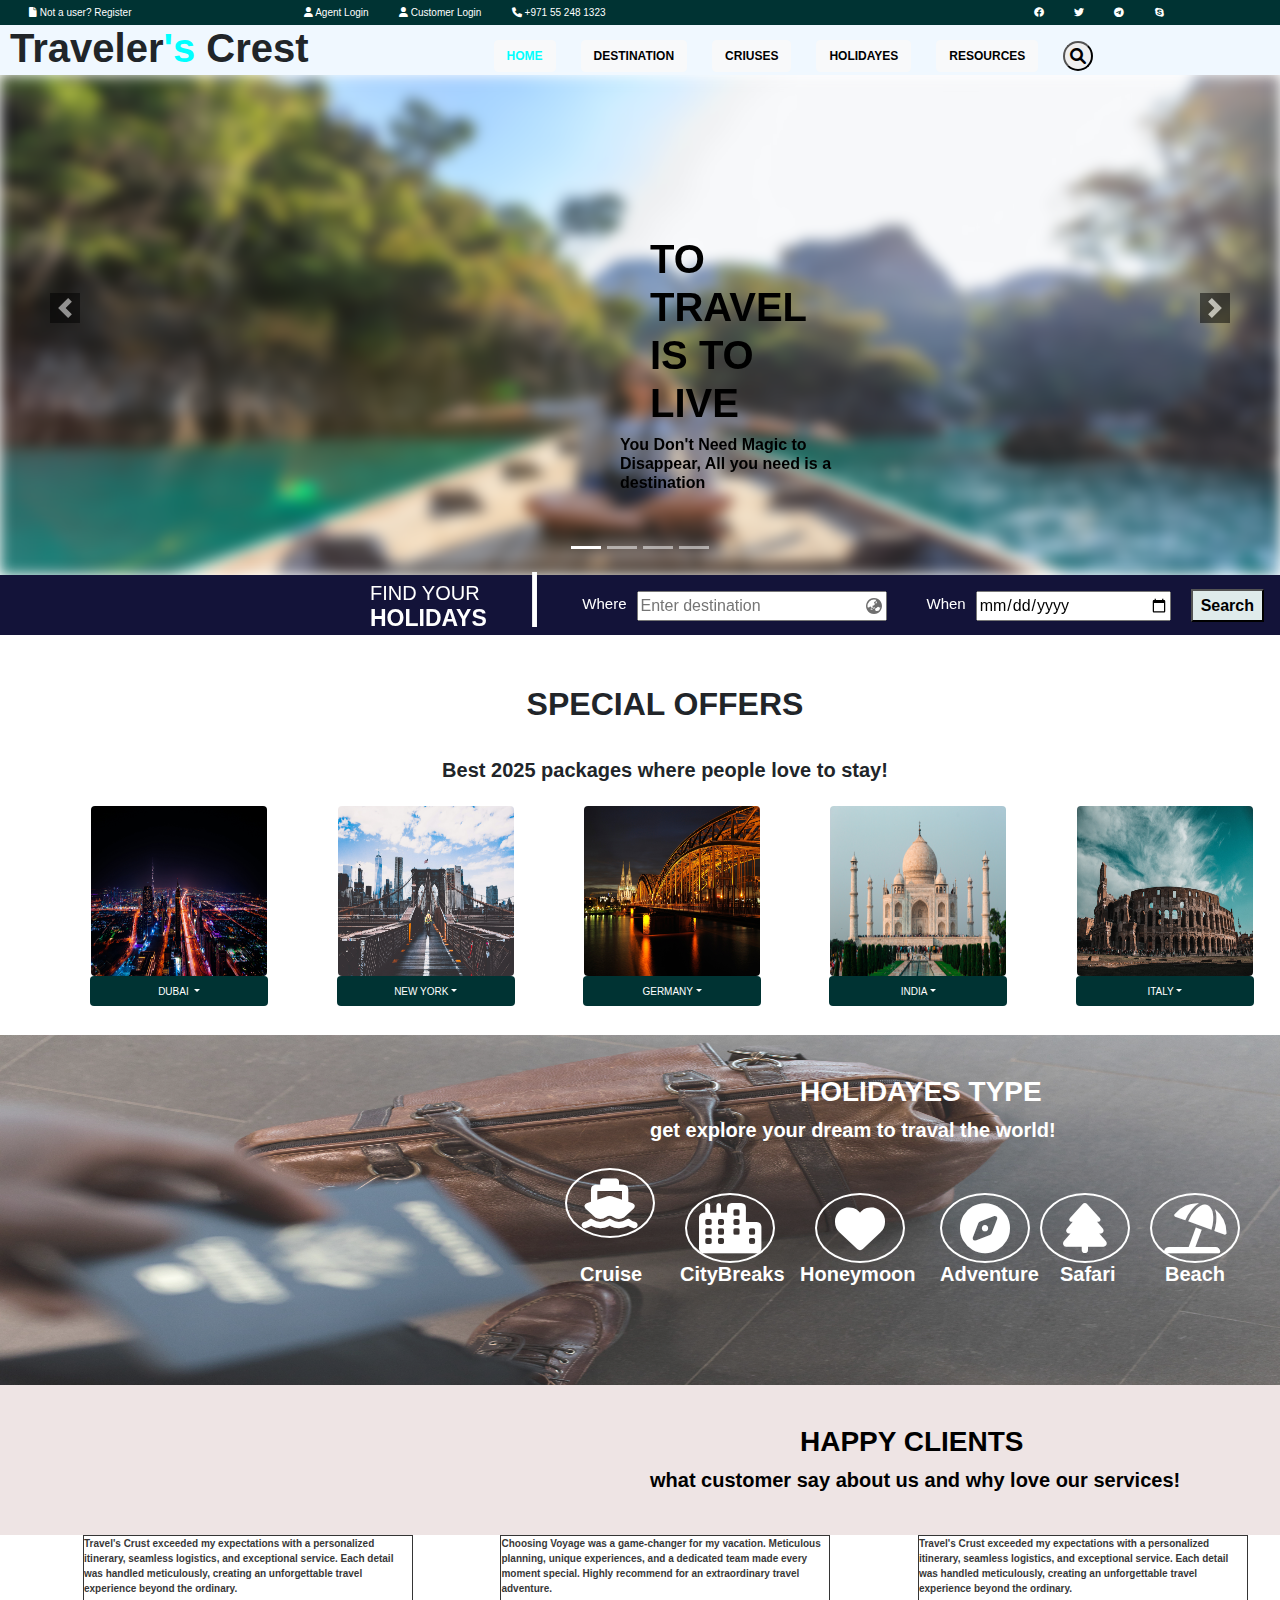
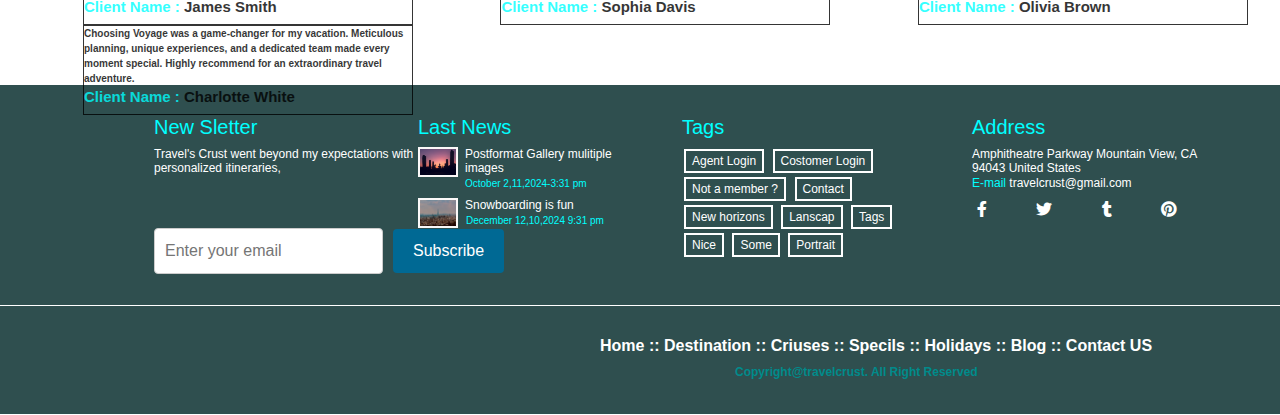
<file: index.html>
<!DOCTYPE html>
<html lang="en">
<head>
    <meta charset="UTF-8">
    <meta name="viewport" content="width=device-width, initial-scale=1.0">
    <title> Traveler's Crest </title>
    <link rel="stylesheet" href="https://cdn.jsdelivr.net/npm/bootstrap@4.6.2/dist/css/bootstrap.min.css">
    <link rel="stylesheet" href="travel crust.css">
    <link rel="stylesheet" href="https://cdnjs.cloudflare.com/ajax/libs/font-awesome/5.15.1/css/all.min.css">
    <link rel="stylesheet" href="https://cdnjs.cloudflare.com/ajax/libs/font-awesome/6.0.0/css/all.min.css">

    
  

</head>
<body>
  <div class="main-page">
    <nav class="navbar navbar-expand-sm nav1">
      <div class="leftsection">
        <a href="register.html" class="btn btn2">
          <i class="fas fa-file"></i> Not a user? Register
        </a>
        <a href="agent.html" class="btn">
          <i class="fas fa-user"></i> Agent Login
        </a>
        <a href="customer.html" class="btn btn2">
          <i class="fas fa-user"></i> Customer Login
        </a>
        <a href="tel:+971552481323" class="btn btn2">
          <i class="fas fa-phone"></i> +971 55 248 1323
        </a>
      </div>
      <!-- ... the rest of your nav ... -->
   
 
  
      
          <div class="rightsection">
            <a href="https://www.facebook.com/YourPage" class="btn" target="_blank" rel="noopener">
              <i class="fab fa-facebook"></i>
            </a>
            <a href="https://twitter.com/Travel's Crust "class = "btn btn2" target="_blank" rel="noopener">
              <i class="fab fa-twitter"></i>
            </a>
            <a href="https://t.me/YourTelegramChannel" class="btn btn2" target="_blank" rel="noopener">
              <i class="fab fa-telegram"></i>
            </a>
            <a href="https://join.skype.com/invite/YourSkypeID" class="btn btn2" target="_blank" rel="noopener">
              <i class="fab fa-skype"></i>
            </a>
          </div>
          
        </nav>

        <nav class="navbar navbar-expand-sm nav2 ">
          <p>Traveler<span class="gr">'s </span> Crest</p>

          <button type="button" class="btn btn-light btnh">HOME</button>
          <a href="destination.html" class="btn btn-light btn3"><strong>DESTINATION</strong></a>
          <a href="cruises.html " class="btn btn-light btn3"><strong>CRIUSES</strong></a>
          <a href="holiday.html" class="btn btn-light btn3"><strong>HOLIDAYES</strong></a>
          <a href="blog.html" class="btn btn-light btn3"><strong>RESOURCES</strong></a>
          <button  class="fas fa-search search"></button>
        
        </nav>
          
        <div id="myCarousel" class="carousel slide bg-inverse w-100 ml-auto mr-auto">
                   <!-- slidbar inside the pic -->
              <ol class="carousel-indicators"> 
                <li data-target="#myCarousel" data-slide-to="0" class="active"></li>
                <li data-target="#myCarousel" data-slide-to="1"></li>
                <li data-target="#myCarousel" data-slide-to="2"></li>
                <li data-target="#myCarousel" data-slide-to="3"></li>
              </ol>
              <div class="carousel-inner " role="listbox">
                <div class="carousel-item active">
                  <img class="d-block w-100 blur" style="height: 500px;" src="img/pexels-te-lensfix-1371360.jpg" alt="First slide"class= "centre-image">
                  <div class="travaltxt"> 
                    <h1 class="txt"> TO TRAVEL IS TO LIVE  </h1>
                    <h6 class="txt2">You Don't Need Magic to Disappear, All you need is a destination</h5><br>
                    <button class="bttn">SHOW ON THE MAP</button>
                    <button class="bttn bttn1">MORE INFO</button>
                  </div>
                    
                </div>
                <div class="carousel-item">
                  <img class="d-block w-100 " style="height: 500px;" src="img/img6.jpeg" alt="Second slide">
                  <div class="travaltxt"> 
                    <h1 class="txt"> TO TRAVEL IS TO LIVE  </h1>
                    <h6 class="txt2">You Don't Need Magic to Disappear, All you need is a destination</h5><br>
                    <button class="bttn">SHOW ON THE MAP</button>
                    <button class="bttn bttn1">MORE INFO</button>
                  
                  </div>
                </div>
                <div class="carousel-item">
                  <img class="d-block w-100  " style="height: 500px;" src="img/pexels-porapak-apichodilok-346885.jpg" alt="Third slide">
                    <div class="travaltxt">
                     <h1 class="txt"> TO TRAVEL IS TO LIVE  </h1>
                     <h6 class="txt2">You Don't Need Magic to Disappear, All you need is a destination</h5><br>
                     <button class="bttn">SHOW ON THE MAP</button>
                     <button class="bttn bttn1">MORE INFO</button>
                    
                    </div>
                </div>
                <div class="carousel-item">
                  <img class="d-block w-100 " style="height: 500px;" src="img/pexels-gaetan-thurin-3163927.jpg" alt="Third slide">
                    <div class="travaltxt">
                       <h1 class="txt"> TO TRAVEL IS TO LIVE  </h1>
                       <h6 class="txt2">You Don't Need Magic to Disappear, All you need is a destination</h5><br>
                       <button class="bttn">SHOW ON THE MAP</button>
                       <button class="bttn bttn1">MORE INFO</button>
   
                      </div>
                </div>
              </div>
               <a class="carousel-control-prev slid" href="#myCarousel" role="button" data-slide="prev">
                 <span class="carousel-control-prev-icon"></span>
             
               </a>
              <a class="carousel-control-next slid" href="#myCarousel" role="button" data-slide="next">
               <span class="carousel-control-next-icon"></span>
              
              </a>
           </div>
           <nav class="navbar navbar-expand-sm nav3">
            <h4 class="endtxt">
              FIND YOUR<br>
              <span class="endtxt txt5">HOLIDAYS</span>
            </h4>
            <h4 class="hif">|</h4>
          
            <h5 class="nav3txt">Where</h5>
            <div class="searchicn">
              <input
                type="text"
                id="destInput"
                class="nav3inp destination"
                placeholder="Enter destination"
              >
              <i class="fas fa-earth-asia icn"></i>
            </div>
          
            <h5 class="nav3txt">When</h5>
            <input
              type="date"
              id="dateInput"
              class="nav3inp date"
            >
          
            <button class="searchbtn" id="searchBtn">Search</button>
          
            <!-- Result box -->
            <div id="searchResult" class="search-result hidden"></div>
          </nav>
          
          <script>
            document.getElementById('searchBtn').addEventListener('click', function() {
              const dest = document.getElementById('destInput').value.trim();
              const when = document.getElementById('dateInput').value;
              const resultBox = document.getElementById('searchResult');
          
              if (!dest) {
                alert('Please enter a destination.');
                return;
              }
              if (!when) {
                alert('Please pick a date.');
                return;
              }
          
              const formattedDate = new Date(when).toLocaleDateString(undefined, {
                year: 'numeric', month: 'long', day: 'numeric'
              });
          
              resultBox.textContent = `You searched for “${dest}” on ${formattedDate}.`;
              resultBox.classList.remove('hidden');
              resultBox.classList.add('visible');
            });
          </script>
          
            
        
        <div class="spicalofr">
            <h2 class="spcl">SPECIAL OFFERS </h2><br>
            
            <p class="best24">Best 2025 packages where people love to stay! </p> 
            
            
            <div class="imgcontant dropdown">
              <img src="img/dubai.jpg" class="rounded" > <br> 
              <button class="btn dropdown-toggle newbtn" data-toggle="dropdown"> DUBAI </button>
              <div class="dropdown-menu div6" aria-labelledby="dropdownMenuButton"> 
                 Embark on an extraordinary journey to Dubai with our travel package! Nestled in the heart of the United Arab Emirates, this city of wonders awaits you. Your stay in luxurious accommodations provides a perfect base to explore the dazzling skyline, golden deserts, and cultural gems. Experience the opulence of shopping in world-class malls, savor diverse cuisines, and witness the awe-inspiring architecture of landmarks like the Burj Khalifa. Enjoy desert safaris, traditional markets, and the vibrant nightlife. Dubai offers a blend of tradition and modernity, promising an unforgettable adventure. Book your trip now and immerse yourself in the enchantment of Dubai! 
              </div>
            </div>        
                    
            <div class="imgcontant dropdown">
              <img src="img/newwork.jpg" class="rounded" > <br> 
              <button class="btn dropdown-toggle newbtn" data-toggle="dropdown">NEW YORK</button>
              <div class="dropdown-menu div6" aria-labelledby="dropdownMenuButton"> 
                Embark on an exciting adventure to the city that never sleeps with our New York travel package! Nestled in the heart of the United States, New York City offers a dynamic blend of iconic landmarks, cultural diversity, and endless entertainment. Explore the towering skyscrapers of Manhattan, stroll through the bustling Times Square, and take in the breathtaking views from the Empire State Building. Indulge in world-class dining, shop along Fifth Avenue, and catch a Broadway show for a taste of the city's vibrant arts scene. With Central Park's green oasis and the Statue of Liberty's historic allure, every corner of New York invites discovery. Book your trip now for a thrilling experience in the Big Apple!
              </div>
            </div>   
            
            <div class="imgcontant dropdown">
              <img src="img/germany.jpg" class="rounded" > <br> 
              <button class="btn dropdown-toggle newbtn" data-toggle="dropdown">GERMANY</button>
              <div class="dropdown-menu div6" aria-labelledby="dropdownMenuButton">  
                 Embark on a captivating journey to Germany with our travel package! Immerse yourself in the rich tapestry of this European gem. From the historic charm of Berlin to the fairytale landscapes of Bavaria, our package offers a delightful exploration of culture, history, and natural beauty. Enjoy the picturesque castles along the Romantic Road, savor traditional German cuisine, and experience the warmth of local hospitality. Whether you're strolling through medieval towns or raising a stein at a lively beer garden, Germany's diverse offerings will leave you with cherished memories. Book your trip now for an enchanting adventure in the heart of Europe!
              </div>
            </div>   

            <div class="imgcontant dropdown">
              <img src="img/india.jpg" class="rounded" > <br> 
              <button class="btn dropdown-toggle newbtn" data-toggle="dropdown">INDIA</button>
              <div class="dropdown-menu div6" aria-labelledby="dropdownMenuButton"> 
                 Embark on a mesmerizing journey to India with our travel package! Immerse yourself in the vibrant colors, rich history, and diverse cultures of this incredible destination. Explore the bustling markets of Delhi, marvel at the breathtaking Taj Mahal, and experience the tranquility of Kerala's backwaters. Indulge your taste buds with a palette of flavors from spicy street food to aromatic curries. Witness ancient traditions and modern innovations coexisting in a harmonious tapestry. From the majestic landscapes of the Himalayas to the sun-kissed beaches of Goa, India promises a tapestry of experiences that will stay with you forever. Book your trip now for an unforgettable adventure in the land of contrasts! 
              </div>
            </div>   

            <div class="imgcontant dropdown">
              <img src="img/italy.jpg" class="rounded" > <br> 
              <button class="btn dropdown-toggle newbtn" data-toggle="dropdown">ITALY</button>
              <div class="dropdown-menu div6" aria-labelledby="dropdownMenuButton">

                Embark on a delightful journey to Italy with our travel package! This Mediterranean gem invites you to savor the best of art, history, and cuisine. Wander through the ancient streets of Rome, where history comes alive at the Colosseum and Vatican City. Enjoy the romantic ambiance of Venice as you glide along its iconic canals. Discover the art treasures of Florence and indulge in world-renowned Italian cuisine in Tuscany. From the picturesque Amalfi Coast to the historical ruins of Pompeii, Italy is a feast for the senses. Immerse yourself in la dolce vita and create timeless memories. Book your trip now for an enchanting experience in the heart of Europe!
              </div>
            </div>   

            <!-- <div class="imgcontant dropdown">
              <img src="img/paris.jpg" class="rounded" > <br> 
              <button class="btn dropdown-toggle newbtn" data-toggle="dropdown">PARIS </button>
              <div class="dropdown-menu div6" aria-labelledby="dropdownMenuButton">   
                Embark on a romantic escape to Paris with our travel package! The City of Light beckons with its iconic landmarks, timeless charm, and culinary delights. Wander along the Seine River, taking in the breathtaking views of the Eiffel Tower. Explore the artistic treasures of the Louvre and stroll through the charming streets of Montmartre. Indulge in delicious pastries at local cafés and experience the magic of a Parisian evening. From the Notre-Dame Cathedral to the vibrant atmosphere of the Latin Quarter, every corner of Paris offers a blend of history and romance. Book your trip now for a memorable journey in the city that epitomizes love and elegance!
              </div>
            </div>    -->

            <!-- <div class="imgcontant dropdown">
              <img src="img/pattaya.jpg" class="rounded" > <br> 
              <button class="btn dropdown-toggle newbtn" data-toggle="dropdown">PATTAYA </button>
              <div class="dropdown-menu div6" aria-labelledby="dropdownMenuButton">   
                Embark on a tropical escape to Pattaya with our travel package! Nestled along the Gulf of Thailand, Pattaya is a vibrant coastal city known for its stunning beaches, vibrant nightlife, and diverse attractions. Relax on the golden sands of Jomtien Beach, explore the vibrant markets, and enjoy water activities in the crystal-clear waters. Discover the cultural richness at the Sanctuary of Truth, a breathtaking wooden temple, and experience the lively atmosphere of Walking Street in the evenings. With its mix of relaxation and excitement, Pattaya offers a perfect blend for an unforgettable getaway. Book your trip now for a sun-soaked adventure in this Thai paradise!
              </div>
            </div>    -->
            
        </div>


        <div class="holidays">

             <div class="nav4 ">
              <img src="img/back.jpg" class="holidayback">
              <h3 class="hole"> HOLIDAYES TYPE </h3>
              <p class="hol"> get explore your dream to traval the world! </p>
             </div>
             
             
             <button  class="fas fa-ship newcr hvr"></button><br>
             <span class="holtxt hvr">Cruise</span>
             <button  class="fas fa-city newcr htl hvr"></button>
             <span class="city hvr">CityBreaks</span>
             <button  class="fas fa-heart newcr lov hvr"></button>
             <span class="honey hvr">Honeymoon</span>
             <button  class="fas fa-compass newcr comp hvr"></button>
             <span class="adv hvr">Adventure</span>
             <button  class="fas fa-tree newcr tree hvr"></button>
             <span class="saf hvr">Safari</span>            
             <button  class="fas fa-umbrella-beach newcr beach hvr"></button>
             <span class="beach1 hvr">Beach</span>
            </div>

          <div class="client">
             <h3 class="hole hpy">HAPPY CLIENTS</h3>
             <p class="hol what">what customer say about us and why love our services! </p>
          </div>
            <div class="clnt">
               <div class="div1 clnt1"><P class="txt0">Travel's Crust exceeded my expectations with a personalized itinerary, seamless logistics, and exceptional service. Each detail was handled meticulously, creating an unforgettable travel experience beyond the ordinary.<br><span class="enm"> Client Name : </span> <span class="nme">James Smith</span></P></div>
               <div class="div2 clnt1"><P class="txt0">Choosing Voyage was a game-changer for my vacation. Meticulous planning, unique experiences, and a dedicated team made every moment special. Highly recommend for an extraordinary travel adventure.<br><span class="enm"> Client Name : </span> <span class="nme">Sophia Davis</span></P></div>
               <div class="div3 clnt1"><P class="txt0">Travel's Crust exceeded my expectations with a personalized itinerary, seamless logistics, and exceptional service. Each detail was handled meticulously, creating an unforgettable travel experience beyond the ordinary.<br><span class="enm"> Client Name : </span> <span class="nme">Olivia Brown</span></P></div>
               <div class="div4 clnt1"><P class="txt0">Choosing Voyage was a game-changer for my vacation. Meticulous planning, unique experiences, and a dedicated team made every moment special. Highly recommend for an extraordinary travel adventure.<br><span class="enm"> Client Name : </span> <span class="nme">Charlotte White</span></P></div>
            </div>



            <div class="next1">
              <div class=" sltter">
                 <h5 class="lsttxt">New Sletter</h5>
                 <h6 class="noting fnt">Travel's Crust went beyond my expectations with personalized itineraries, </h6>
                 <br>
                 <div class="subscribe-container">
                  <input type="text" class="text" placeholder="Enter your email" id="emailInput">
                  <button class="go" id="subscribeBtn">Subscribe</button>
                  
                </div>
                <p id="confirmationMessage" class="hidden">✅ Subscribed successfully!</p>
                <script src="travelcrust.js"></script>
                </div>
              <div class="news">
                <h5 class="lsttxt">Last News</h5>
                   <div class="kk">
                    <img src="img/pattaya.jpg" class="mgi">
                    <h6 class="noting fnt"> Postformat Gallery mulitiple  <br>images<br><span class="oct oct1">October 2,11,2024-3:31 pm</span> </h6> 
                   </div>
                   <!-- <p class="oct">October 2,11,2024-3:31 pm</p> -->
                   <div class="mm">
                    <img src="img/paris.jpg" class="mgi">
                    <h6 class="noting fnt">Snowboarding is fun<br><span class="oct nx">December 12,10,2024 9:31 pm</span></h6>
                   </div>
              </div>
              <div class="tags">
                <h5 class="lsttxt">Tags</h5>
                <button class="al fnt">Agent Login</button>
                <button class="al fnt">Costomer Login</button><br>
                <button class="al fnt">Not a member ?</button>
                <button class="al fnt">Contact</button><br>
                <button class="al fnt">New horizons </button>
                <button class="al fnt">Lanscap </button>
                <button class="al fnt"> Tags </button><br>
                <button class="al fnt"> Nice </button>
                <button class="al fnt"> Some </button>
                <button class="al fnt"> Portrait </button>


              </div>
              <div class="address">
                <h5 class="lsttxt">Address </h5>
                <h6 class="adr fnt">Amphitheatre Parkway
                  Mountain View, CA 94043
                  United States<br><span class="gr">E-mail </span>  travelcrust@gmail.com
                </h6>
                <div class="iconsss"></div>
                <i class="fa-brands fa-facebook-f ic"></i>
                <i class="fa-brands fa-twitter ic"></i>
                <i class="fa-brands fa-tumblr ic"></i>
                <i class="fa-brands fa-pinterest ic"></i>
                  
              </div>
            </div>
          
        
          <div class="final">
             <h6 class="lst4"><span class="hvr">Home</span> :: <span class="hvr">Destination</span> :: <span class="hvr">Criuses</span> :: <span class="hvr">Specils</span> :: <span class="hvr">Holidays</span> :: <span class="hvr">Blog</span> :: <span class="hvr">Contact US</span></h6>
             <p class="cpy">Copyright@travelcrust. All Right Reserved</p>
            </div>
            
          
        
      
    </div>



     
    <script src="https://cdn.jsdelivr.net/npm/jquery@3.7.1/dist/jquery.slim.min.js"></script>
    <script src="https://cdn.jsdelivr.net/npm/popper.js@1.16.1/dist/umd/popper.min.js"></script>
    <script src="https://cdn.jsdelivr.net/npm/bootstrap@4.6.2/dist/js/bootstrap.bundle.min.js"></script>
    
   
</body>
</html>
</file>
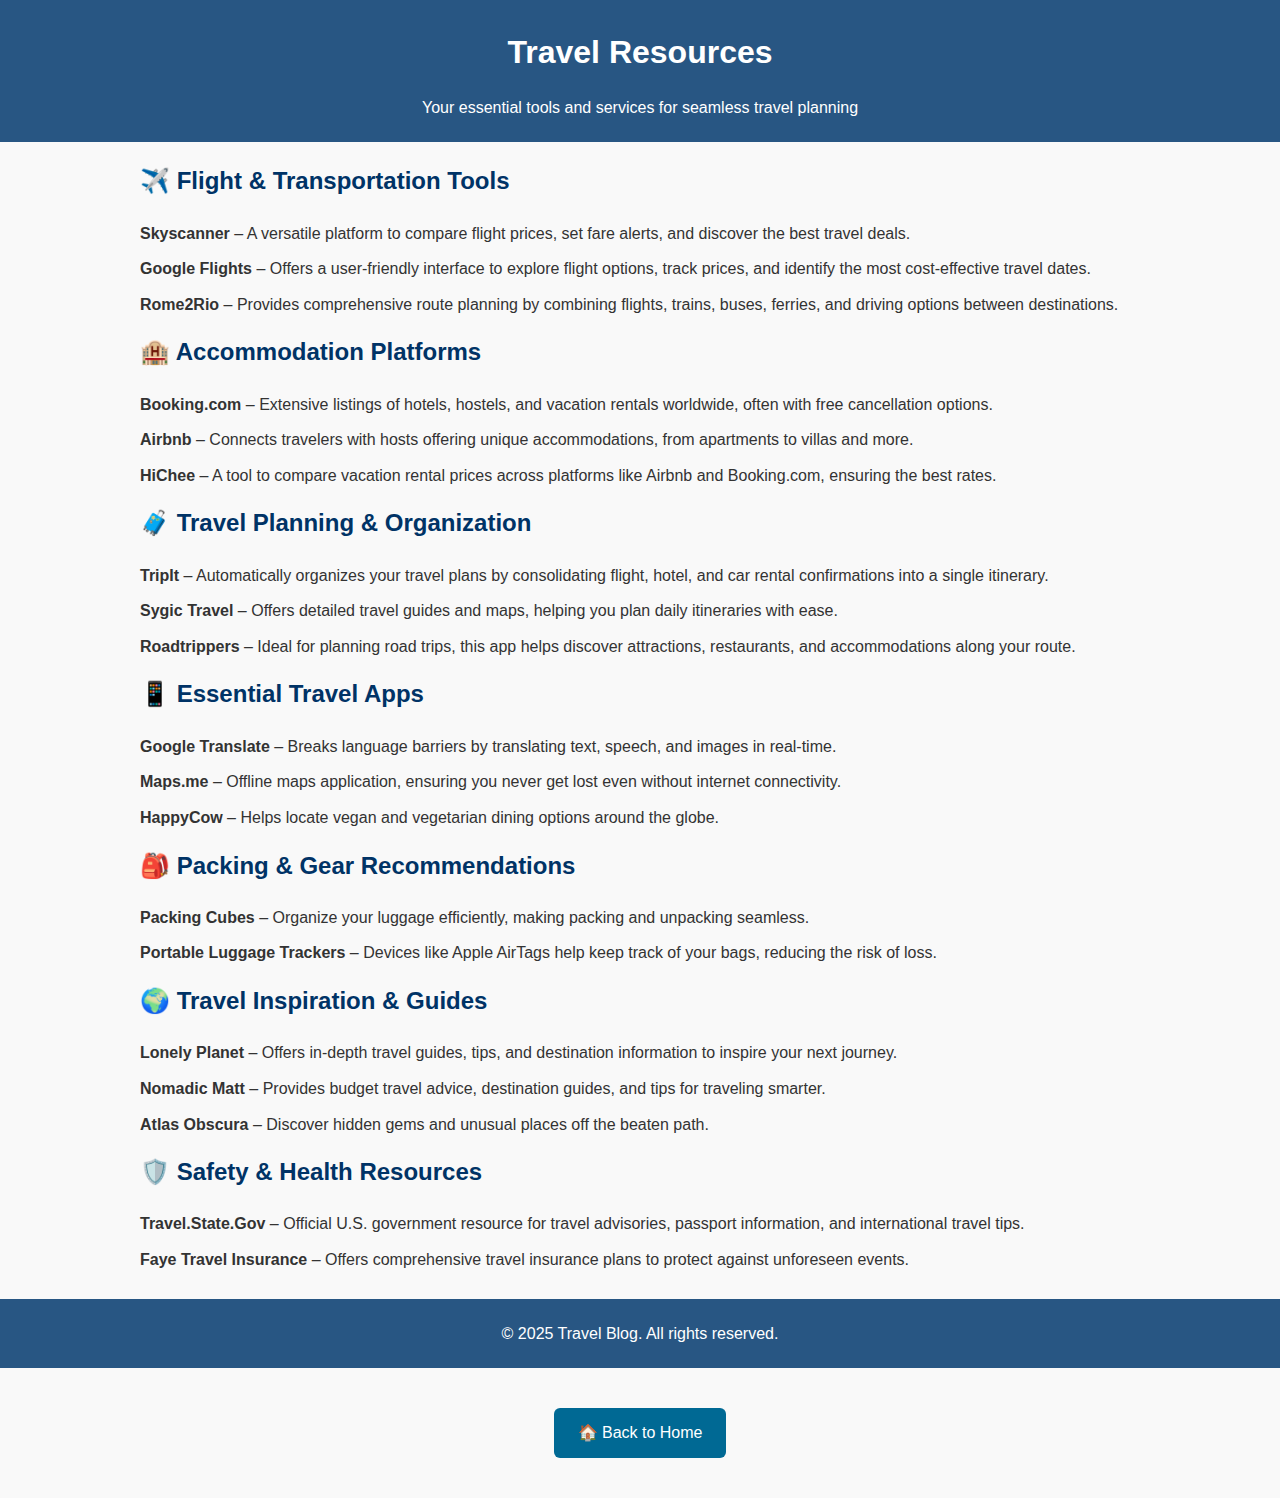
<file: blog.html>
<!DOCTYPE html>
<html lang="en">
<head>
  <meta charset="UTF-8" />
  <meta name="viewport" content="width=device-width, initial-scale=1.0"/>
  <title>Travel Resources</title>
  <link rel="stylesheet" href="blog.css" />
</head>
<body>

  <header>
    <h1>Travel Resources</h1>
    <p>Your essential tools and services for seamless travel planning</p>
  </header>

  <main>
    <section>
      <h2>✈️ Flight & Transportation Tools</h2>
      <ul>
        <li><strong>Skyscanner</strong> – A versatile platform to compare flight prices, set fare alerts, and discover the best travel deals.</li>
        <li><strong>Google Flights</strong> – Offers a user-friendly interface to explore flight options, track prices, and identify the most cost-effective travel dates.</li>
        <li><strong>Rome2Rio</strong> – Provides comprehensive route planning by combining flights, trains, buses, ferries, and driving options between destinations.</li>
      </ul>
    </section>

    <section>
      <h2>🏨 Accommodation Platforms</h2>
      <ul>
        <li><strong>Booking.com</strong> – Extensive listings of hotels, hostels, and vacation rentals worldwide, often with free cancellation options.</li>
        <li><strong>Airbnb</strong> – Connects travelers with hosts offering unique accommodations, from apartments to villas and more.</li>
        <li><strong>HiChee</strong> – A tool to compare vacation rental prices across platforms like Airbnb and Booking.com, ensuring the best rates.</li>
      </ul>
    </section>

    <section>
      <h2>🧳 Travel Planning & Organization</h2>
      <ul>
        <li><strong>TripIt</strong> – Automatically organizes your travel plans by consolidating flight, hotel, and car rental confirmations into a single itinerary.</li>
        <li><strong>Sygic Travel</strong> – Offers detailed travel guides and maps, helping you plan daily itineraries with ease.</li>
        <li><strong>Roadtrippers</strong> – Ideal for planning road trips, this app helps discover attractions, restaurants, and accommodations along your route.</li>
      </ul>
    </section>

    <section>
      <h2>📱 Essential Travel Apps</h2>
      <ul>
        <li><strong>Google Translate</strong> – Breaks language barriers by translating text, speech, and images in real-time.</li>
        <li><strong>Maps.me</strong> – Offline maps application, ensuring you never get lost even without internet connectivity.</li>
        <li><strong>HappyCow</strong> – Helps locate vegan and vegetarian dining options around the globe.</li>
      </ul>
    </section>

    <section>
      <h2>🎒 Packing & Gear Recommendations</h2>
      <ul>
        <li><strong>Packing Cubes</strong> – Organize your luggage efficiently, making packing and unpacking seamless.</li>
        <li><strong>Portable Luggage Trackers</strong> – Devices like Apple AirTags help keep track of your bags, reducing the risk of loss.</li>
      </ul>
    </section>

    <section>
      <h2>🌍 Travel Inspiration & Guides</h2>
      <ul>
        <li><strong>Lonely Planet</strong> – Offers in-depth travel guides, tips, and destination information to inspire your next journey.</li>
        <li><strong>Nomadic Matt</strong> – Provides budget travel advice, destination guides, and tips for traveling smarter.</li>
        <li><strong>Atlas Obscura</strong> – Discover hidden gems and unusual places off the beaten path.</li>
      </ul>
    </section>

    <section>
      <h2>🛡️ Safety & Health Resources</h2>
      <ul>
        <li><strong>Travel.State.Gov</strong> – Official U.S. government resource for travel advisories, passport information, and international travel tips.</li>
        <li><strong>Faye Travel Insurance</strong> – Offers comprehensive travel insurance plans to protect against unforeseen events.</li>
      </ul>
    </section>
  </main>

  <footer>
    <p>&copy; 2025 Travel Blog. All rights reserved.</p>
  </footer>
  <div class="navigation-buttons">
    <a href="travel crust home.html" class="home-button">🏠 Back to Home</a>
  </div>
  
</body>
</html>
</file>
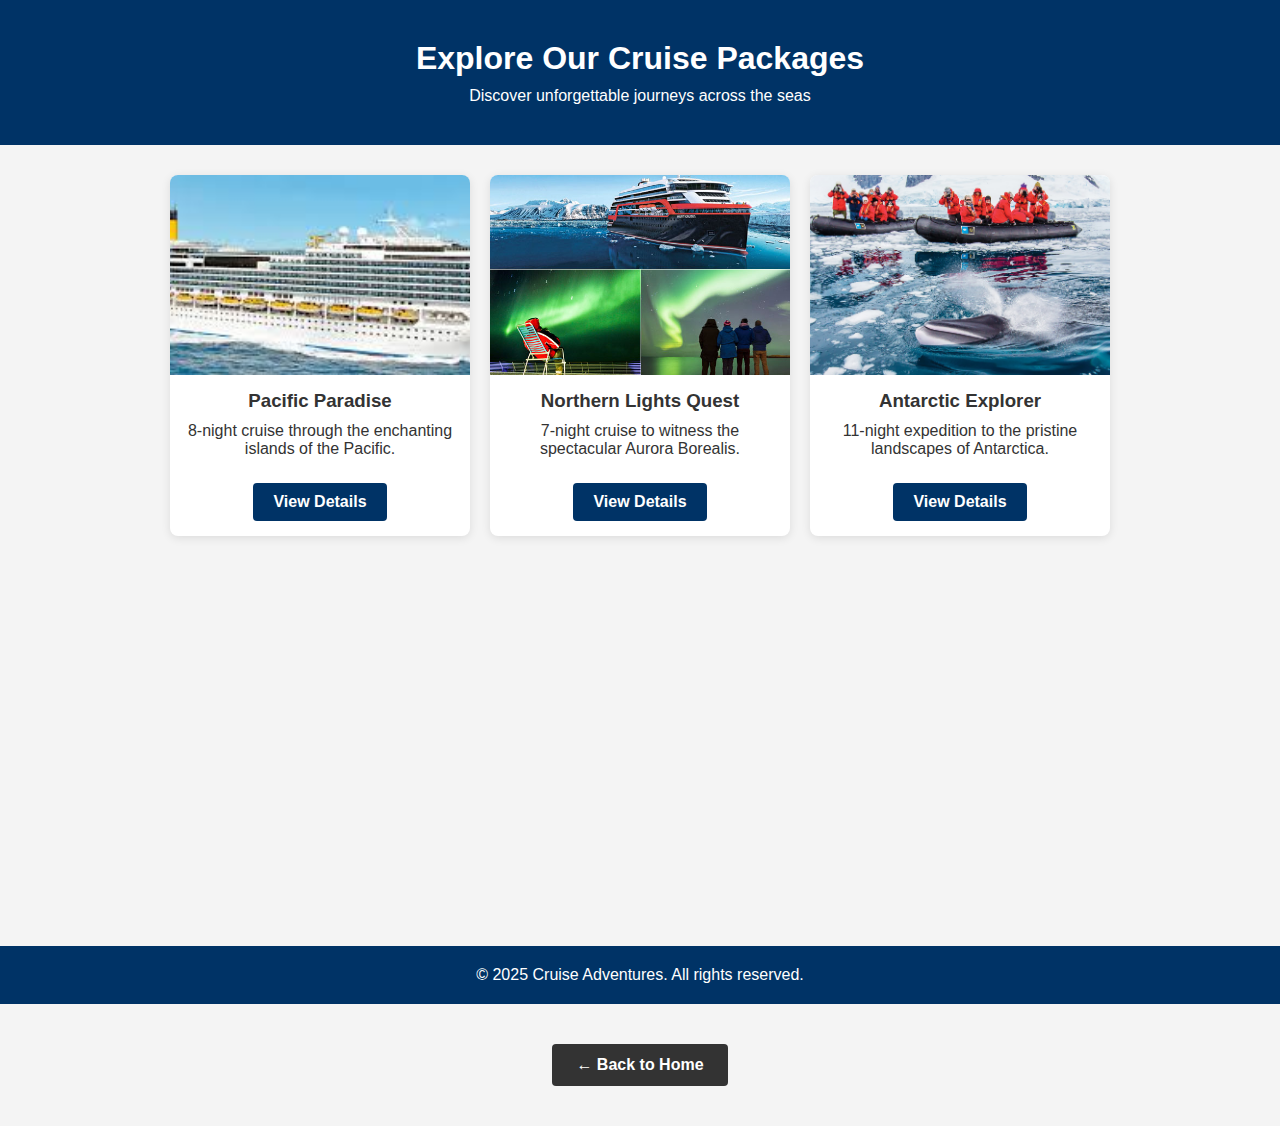
<file: cruises.html>
<!DOCTYPE html>
<html lang="en">
<head>
  <meta charset="UTF-8" />
  <meta name="viewport" content="width=device-width, initial-scale=1.0"/>
  <title>Cruise Packages</title>
  <link rel="stylesheet" href="cruises.css" />
</head>
<body>

  <header>
    <h1>Explore Our Cruise Packages</h1>
    <p>Discover unforgettable journeys across the seas</p>
  </header>

  <section class="cruise-listings">
    <!-- Cruise Card 1: Pacific Paradise -->
    <div class="cruise-card">
      <img src="img/cruises2.jpg" alt="Pacific Paradise Cruise" />
      <h3>Pacific Paradise</h3>
      <p>8-night cruise through the enchanting islands of the Pacific.</p>
      <div class="button-container">
        <details>
          <summary class="btn">View Details</summary>
          <div class="cruise-details">
            <p>Embark on an 8-night journey exploring the serene beauty of the Pacific islands. Enjoy tropical landscapes, vibrant cultures, and luxurious onboard amenities.</p>
            <ul>
              <li><strong>Duration:</strong> 8 Nights</li>
              <li><strong>Destinations:</strong> Fiji, Tahiti, Bora Bora</li>
              <li><strong>Price:</strong> Starting from $2,799 per person</li>
            </ul>
            <a href="#" class="btn">Book Now</a>
          </div>
        </details>
      </div>
    </div>

    <!-- Cruise Card 2: Northern Lights Quest -->
    <div class="cruise-card">
      <img src="img/Northern Lights Cruise.jpg" alt="Northern Lights Cruise" />
      <h3>Northern Lights Quest</h3>
      <p>7-night cruise to witness the spectacular Aurora Borealis.</p>
      <div class="button-container">
        <details>
          <summary class="btn">View Details</summary>
          <div class="cruise-details">
            <p>Join us on a 7-night expedition to the Arctic Circle, where you'll have the chance to witness the mesmerizing Northern Lights, explore icy landscapes, and enjoy cozy onboard experiences.</p>
            <ul>
              <li><strong>Duration:</strong> 7 Nights</li>
              <li><strong>Destinations:</strong> Norway, Iceland, Greenland</li>
              <li><strong>Price:</strong> Starting from $3,199 per person</li>
            </ul>
            <a href="#" class="btn">Book Now</a>
          </div>
        </details>
      </div>
    </div>

    <!-- Cruise Card 3: Antarctic Explorer -->
    <div class="cruise-card">
      <img src="img/Antarctica" alt="Antarctic Explorer Cruise" />
      <h3>Antarctic Explorer</h3>
      <p>11-night expedition to the pristine landscapes of Antarctica.</p>
      <div class="button-container">
        <details>
          <summary class="btn">View Details</summary>
          <div class="cruise-details">
            <p>Embark on an unforgettable 11-night journey to the heart of Antarctica. Witness towering icebergs, diverse wildlife, and experience the serenity of the southernmost continent.</p>
            <ul>
              <li><strong>Duration:</strong> 11 Nights</li>
              <li><strong>Destinations:</strong> Ushuaia, Antarctic Peninsula, South Shetland Islands</li>
              <li><strong>Price:</strong> Starting from $5,499 per person</li>
            </ul>
            <a href="#" class="btn">Book Now</a>
          </div>
        </details>
      </div>
    </div>
  </section>

  <footer>
    <p>&copy; 2025 Cruise Adventures. All rights reserved.</p>
  </footer>
  <div class="back-home-container">
    <a href="travel crust home.html" class="back-home-button">← Back to Home</a>
  </div>

</body>
</html>
</file>
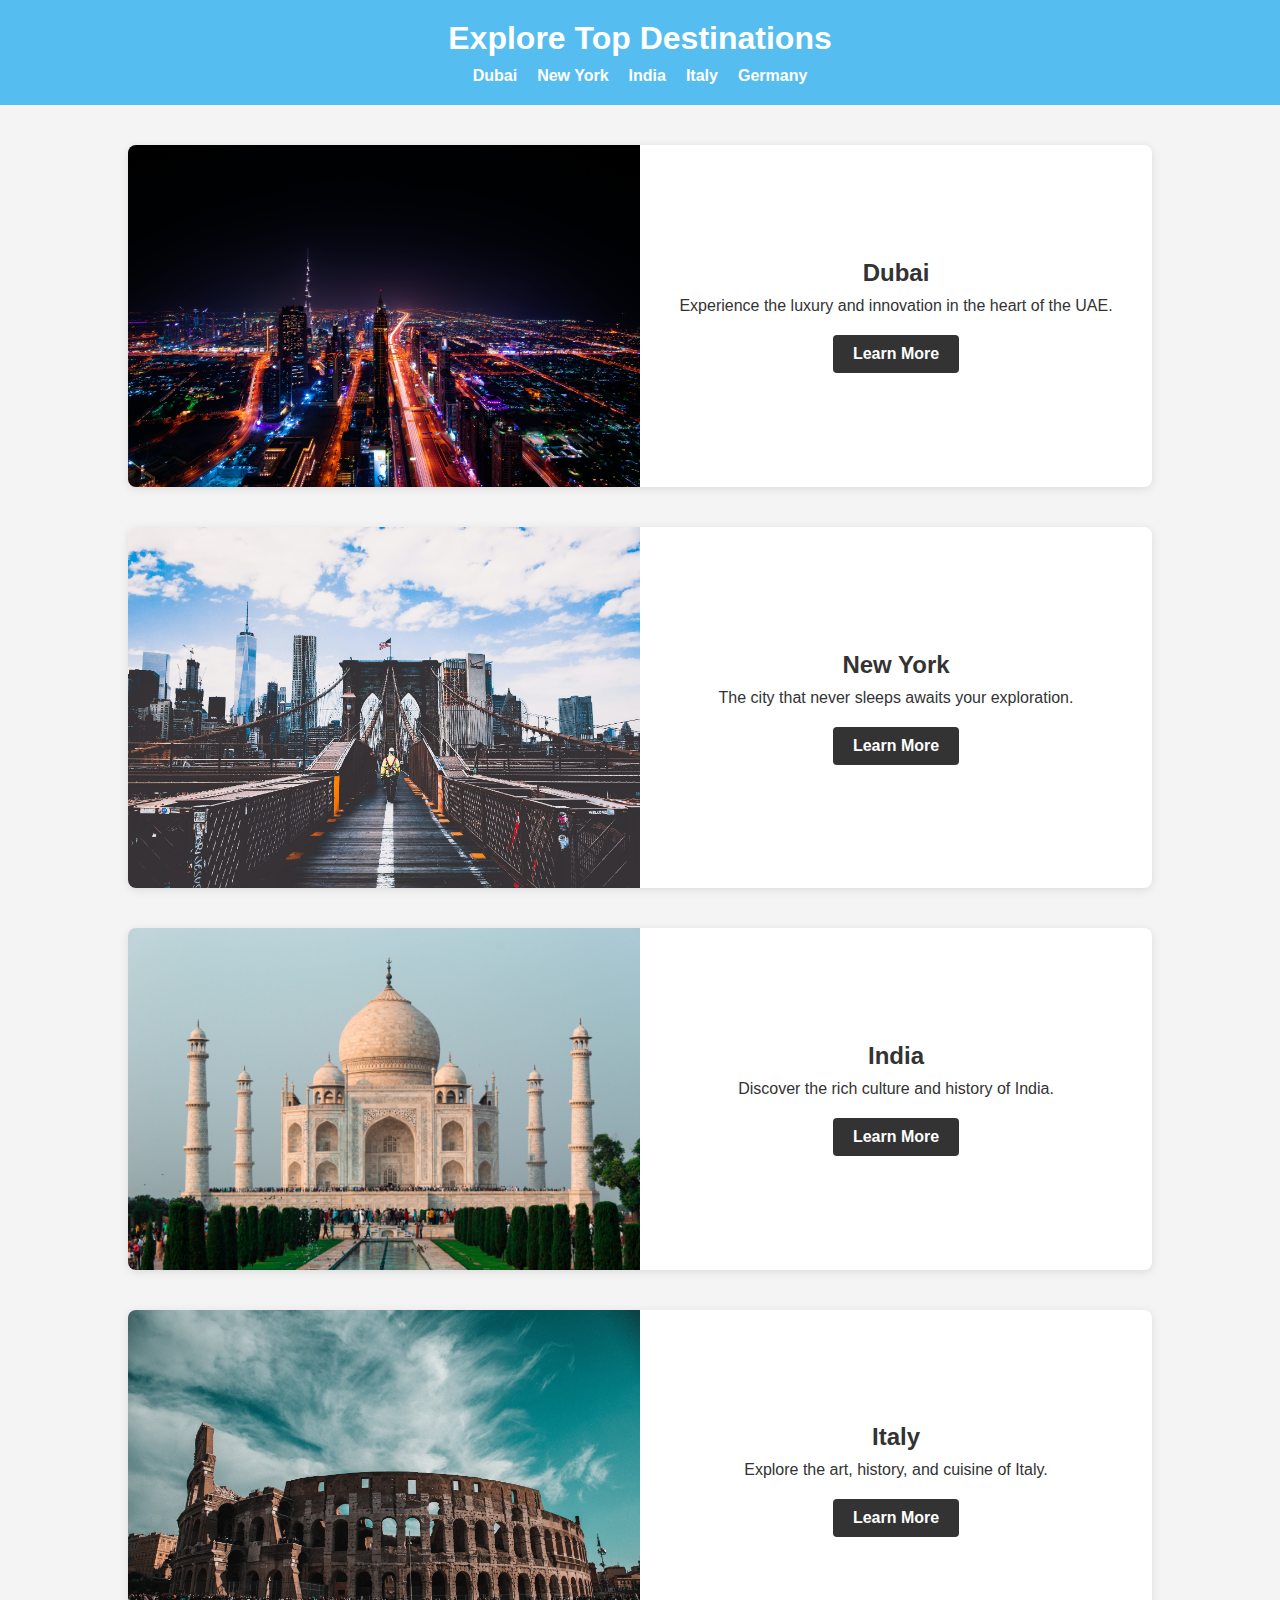
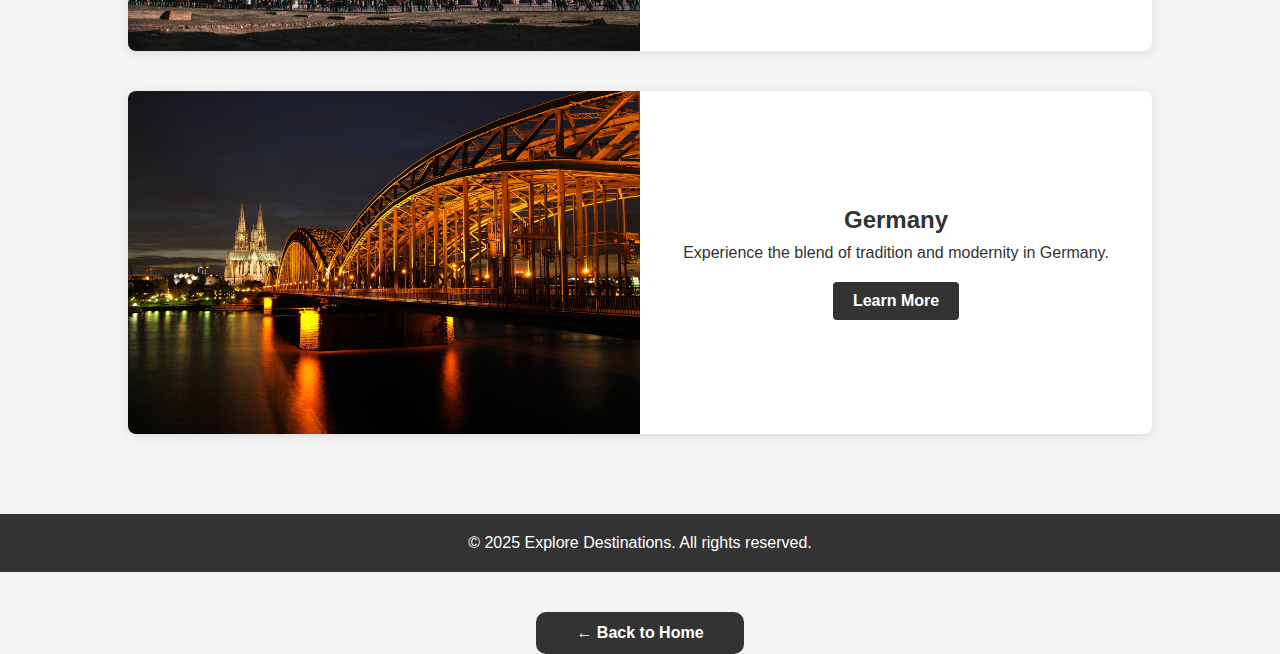
<file: destination.html>
<!DOCTYPE html>
<html lang="en">
<head>
  <meta charset="UTF-8">
  <meta name="viewport" content="width=device-width, initial-scale=1.0">
  <title>Explore Top Destinations</title>
  <link rel="stylesheet" href="detination.css">
</head>
<body>

  <div class="page-container">
    <header>
      <h1>Explore Top Destinations</h1>
      <nav>
        <ul>
          <li><a href="#dubai">Dubai</a></li>
          <li><a href="#newyork">New York</a></li>
          <li><a href="#india">India</a></li>
          <li><a href="#italy">Italy</a></li>
          <li><a href="#germany">Germany</a></li>
        </ul>
      </nav>
    </header>

    <main>
      <section id="dubai" class="destination">
        <img src="img/dubai.jpg" alt="Dubai Skyline">
        <div class="content">
          <h2>Dubai</h2>
          <p>Experience the luxury and innovation in the heart of the UAE.</p>
          <a href="#">Learn More</a>
        </div>
      </section>

      <section id="newyork" class="destination">
        <img src="img/newwork.jpg" alt="New York City">
        <div class="content">
          <h2>New York</h2>
          <p>The city that never sleeps awaits your exploration.</p>
          <a href="#">Learn More</a>
        </div>
      </section>

      <section id="india" class="destination">
        <img src="img/india.jpg" alt="Taj Mahal, India">
        <div class="content">
          <h2>India</h2>
          <p>Discover the rich culture and history of India.</p>
          <a href="#">Learn More</a>
        </div>
      </section>

      <section id="italy" class="destination">
        <img src="img/italy.jpg" alt="Colosseum, Italy">
        <div class="content">
          <h2>Italy</h2>
          <p>Explore the art, history, and cuisine of Italy.</p>
          <a href="#">Learn More</a>
        </div>
      </section>

      <section id="germany" class="destination">
        <img src="img/germany.jpg" alt="Berlin Wall, Germany">
        <div class="content">
          <h2>Germany</h2>
          <p>Experience the blend of tradition and modernity in Germany.</p>
          <a href="#">Learn More</a>
        </div>
      </section>
    </main>

    <footer>
      <p>&copy; 2025 Explore Destinations. All rights reserved.</p>
    </footer>
  </div>

</body>
</html>
<div class="back-home-container">
  <a href="travel crust home.html" class="back-home-button">← Back to Home</a>
</div>
</file>
<file: travel crust.css>
body{
  background-color: rgb(255, 255, 255);
}
.navbar{
  height: 25px;
}
.btn{
  font-size: 10px;
  margin-left: 142px;
  color: white;
}
.btn:hover{
  color: white
}
i{
  color: white;
}
.btn2{
  margin: 0;
}
.btnh{
  color: aqua;
  font-weight: bold;
  font-size: 12px;
  margin-left: 185px;
  margin-right: 25px;
}
.search,.newcr{
  color: black;
  border-radius: 100%;
  padding: 5px;
  
  
}
.btn3{
  color: black;
  margin-left: 0;
  font-weight: bold;
  font-size: 12px;
  margin-right: 25px;

}
a{
  color: rgb(0, 0, 0);
}
.rightsection{
  margin-left: 260px;
}
.nav1{
  background-color: #003333;
}
.nav2{
  background-color: aliceblue;
  height: 50px;
  padding-top: 20px;
  padding-left: 10px;
}
p{
  
  font-size: 40px;
  font-weight: bold;
  
}
.slid{
  
  margin: 50px;
  margin-top: 17%;
  height: 30px;
  width: 30px;
  background-color: black;
}
.slid:hover{
  background-color: #66ffb3;
}
.blur{
  filter: blur(7px);
}
.travaltxt{
  position: absolute;
  top: 160px;
  margin-right: 450px; 
  
}
.txt,.txt2{
  color: #000000;
  font-weight: bold;
  margin-left: 650px;
}
.txt2{
  margin-left: 620px;  
  text-align: left;
}
.bttn{
  background-color:  #f7f3f3;
  color: #04044d;
  font-weight: bold;  
  font-size: 13px;
  width: 150px;
  height: 30px;
  margin-left: 690px;
  margin-top: 70px;
  border: none;
}
.bttn1{
  background-color: transparent;
  border: 3px solid ;
  color: white;
  border-color: white;
  margin-left: 65px;
  width: 120px;
  
}
.nav3{
  background-color: #131339;
  height: 60px;
  padding-top: 20px;
  padding-left: 370px;
}
.endtxt{
  color: white;
  font-size: 20px;
  margin-right: 20px;
}
.txt5{
  font-size: 23px;
  font-weight: bold;  
}
.hif{
  color: white;
  margin-bottom: 33px;
  font-size: 60px;
  
}
.nav3txt{
  font-size: 15px;
  color: white;
  margin-left: 40px;
  margin-right: 10px;
  margin-bottom: 15px;
}
.searchicn {
  position: relative;
  display: inline-block;
}

.nav3inp {
   width: 250px;
   margin-bottom: 11px;
}
.destination{
  width: 250px;
}

.icn {
  position: absolute;
  top: 39%;
  right: 5px; 
  transform: translateY(-50%);
  color: #333; 
  opacity: 0.7;
}
.date{
  width: 250px;
  
}
.searchbtn{
  background-color: rgb(223, 235, 235);
  font-weight: bold;
  margin-left: 20px;
  width: 90px;
  height: 33px;
  margin-bottom: 11px;
}
.spcl{
  margin-left: 50px;
  margin-top: 50px;
  font-weight: bold;
}
.best24{
  font-size: 20px;
  margin-left: 50px;
}
.rounded:hover{
  border: 3px solid green;
  transform: scale(1.1);
}

.imgcontant{
  display: inline-block;
  margin: 4.73px;
  text-align: center;
  margin-right: auto;
  margin-left: auto ; 
  
}

.rounded {
  width: 176px;
  height: 170px;
  border-radius: 10px; 
  margin-left: 64px;
}
.newbtn{
  margin: 0;
  height: 30px;
  width: 178px;
  margin-left: 64px;
  background-color: #003333;
}
.spicalofr{
  text-align: center;
  height: 350px;
  
}
.div6{
   border: 3px solid;
   overflow: scroll;
   font-weight: bold;
   width: 300px;
   height: 200px;
}
.holidayback{
  position: absolute;
  height: 350px;
  width: 100%; 
  opacity: 84%;
  
}
.hole{
  position: absolute;
  font-weight: bold;
  color: white;
  margin-left: 800px;
  margin-top: 40px;
}
.hol{
  position: absolute;
  font-size: 20px;
  color: white;
  margin-left: 650px;
  margin-top: 80px ;
 
  
}
.nav4{
  height: 50px;
 
}
.newcr,.holtxt,.honey{
  
  margin-left: 565px;
  margin-top:6.5%;
  width: 90px;
  height: 70px;
  font-size: 50px;
  border: 2px solid;
  color: white;
  border-color: white;
  position: absolute;
  background-color: transparent;
}
.htl{
margin-top: 84px;
margin-left: 685px;
}
.lov{
margin-top: 84px;
margin-left: 815px;
}
.comp{
margin-top: 84px;
margin-left: 940px;
}
.tree{
margin-top: 84px;
margin-left: 1040px;
}
.beach{
margin-top: 84px;
margin-left: 1150px;
}
.holtxt,.city,.honey,.adv,.saf,.beach1{
position: absolute;
color: rgb(255, 255, 255);
font-size: 20px;
margin-top: 150px;
margin-left: 580px;
font-weight: bold;
border: none;
}
.city{
margin-left: 680px;
}
.honey{
margin-left: 800px;
}
.adv{
margin-left:940px;
}
.saf{
margin-left: 1060px;
}
.beach1{
margin-left: 1165px;
}
.hvr:hover{
color: aqua;
}
.client{
margin-top: 276px;
background-color: rgb(238, 228, 228);

width: 100%;
height: 150px;
}
.hpy{
color: black;
}
.what{
margin-left: 550  px;
color: black;
}
.clnt{
width: 100%;
height: 150px ;
background-color: white;
color: black;
opacity: 79%;
}
.clnt1:hover{
transform: scale(1.3,2);
color: black;
font-weight: bold;
border: 3px solid aqua;
border-left: none;
border-right: none;
border-bottom: none;
}
.clnt1{
border: 1px solid;
display: inline-block;
margin-left: 83px;
width: 330px;
height: 90px;

}
.txt0{
font-size: 10px;
}
.enm{
color: aqua;
font-weight: bold;
font-size: 15px;
}
.nme{
font-size: 15px;
color: black;
font-weight: bold;
}
.next1{
background-color: darkslategray;
display: flex;
height: 220px;
width: 100%;
padding-top: 30px;
padding-left: 150px;
}
.sltter,.news,.tags,.address{
margin-left: 4px;
width: 260px;
height: 150px;

}
.address{
margin-left:30px;
}
.lsttxt{
color: aqua;


}
.noting{
color: white;
}
.go{
background-color: aqua;
color: white;
}
.kk{
  display: flex;
}

.mgi{
width: 40px;
height: 30px;
border: 2px solid rgb(251, 248, 248);
margin-right: 7px;
}
.mm{
display: flex;
}
.oct{
margin-left: 47px; 
font-size: 10px;
color: aqua;
}
.oct1{
margin: 0;
}
.nx{
margin-left: 1px;
}
.al{
margin: 2px;
background: transparent;
color: white;
border: 2px solid;
}
.adr{
color: white;
}
.iconsss{
display: flex;
}
.ic{
margin-right: 40px;
margin-left: 5px;
}
.final{
height: 110px;
width:100%;
border: 1px solid white;
border-left: none;
border-right: none;
border-bottom: non;
background-color: darkslategray;

}
.lst4{
color: white;
font-weight: bold;
margin-left: 600px;
margin-top: 30px;
}
.cpy{
font-size: 12px;
color: darkcyan;
margin-left: 735px;
}

.fnt{
font-size: 12px;
}
.gr{
color: aqua;
}

.subscribe-container {
  display: flex;
  align-items: center;
  gap: 10px;
  margin: 20px 0;
}

.text {
  padding: 10px;
  font-size: 16px;
  width: 250px;
  border: 1px solid #ccc;
  border-radius: 4px;
}

.go {
  padding: 10px 20px;
  font-size: 16px;
  background-color: #006994;
  color: #fff;
  border: none;
  border-radius: 4px;
  cursor: pointer;
}

.go:hover {
  background-color: #00557a;
}

#confirmationMessage {
  color: green;
  font-weight: bold;
  margin-top: 10px;
}

.hidden {
  display: none;
}
</file>
<file: blog.css>
/* styles.css */

body {
    font-family: 'Arial', sans-serif;
    background-color: #f9f9f9;
    color: #333;
    line-height: 1.6;
    margin: 0;
    padding: 0;
  }
  
  header, footer {
    background-color: #285683;
    color: #fff;
    text-align: center;
    padding: 6px 10px;
  }
  
  main {
    padding: 10px 20px;
    max-width: 1000px;
    margin: auto;
  }
  
  h1 {
    margin-bottom: 10px;
  }
  
  h2 {
    color: #003366;
    margin-top: 10px;
  }
  
  ul {
    list-style: none;
    padding-left: 0;
  }
  
  li {
    margin-bottom: 10px;
  }
  
  a {
    color: #006994;
    text-decoration: none;
  }
  
  a:hover {
    text-decoration: underline;
  }
  
  @media (max-width: 600px) {
    main {
      padding: 20px 10px;
    }
  }
/* Navigation Buttons */
.navigation-buttons {
    text-align: center;
    margin: 40px 0;
  }
  
  .home-button {
    display: inline-block;
    background-color: #006994;
    color: #fff;
    padding: 12px 24px;
    border-radius: 6px;
    text-decoration: none;
    font-size: 16px;
    transition: background-color 0.3s ease;
  }
  
  .home-button:hover {
    background-color: #00557a;
  }
</file>
<file: cruises.css>
/* Reset and base styles */
* {
    margin: 0;
    padding: 0;
    box-sizing: border-box;
  }
  
  body {
    font-family: 'Arial', sans-serif;
    background-color: #f4f4f4;
    color: #333;
  }
  
  header {
    background-color: #003366;
    color: #fff;
    padding: 40px 20px;
    text-align: center;
  }
  
  header h1 {
    margin-bottom: 10px;
  }
  
  .cruise-listings {
    display: flex;
    flex-wrap: wrap;
    justify-content: center;
    margin: 20px;
  }
  
  .cruise-card {
    background-color: #fff;
    width: 300px;
    margin: 10px;
    border-radius: 8px;
    overflow: hidden;
    box-shadow: 0 2px 10px rgba(0, 0, 0, 0.1);
    text-align: center;
    display: flex;
    flex-direction: column;
  }
  
  .cruise-card img {
    width: 100%;
    height: 200px;
    object-fit: cover;
  }
  
  .cruise-card h3 {
    margin: 15px 0 10px 0;
  }
  
  .cruise-card p {
    padding: 0 15px 15px 15px;
    flex-grow: 1;
  }
  
  .button-container {
    display: flex;
    justify-content: flex-end;
    padding: 0 15px 15px 15px;
  }
  
  .btn {
    display: inline-block;
    padding: 10px 20px;
    background-color: #003366;
    color: #fff;
    text-decoration: none;
    border-radius: 4px;
    margin-top: 10px;
  }
  
  .btn:hover {
    background-color: #0055a5;
  }
  
  details {
    width: 100%;
  }
  
  details summary {
    cursor: pointer;
    font-weight: bold;
    padding: 10px;
    background-color: #003366;
    color: #fff;
    border-radius: 4px;
    list-style: none;
  }
  
  details summary:hover {
    background-color: #0055a5;
  }
  
  .cruise-details {
    padding: 15px;
    background-color: #f9f9f9;
    border-left: 4px solid #003366;
    margin-top: 10px;
    border-radius: 4px;
    text-align: left;
  }
  
  .cruise-details ul {
    list-style: none;
    padding: 0;
  }
  
  .cruise-details ul li {
    margin-bottom: 5px;
  }
  
  footer {
    background-color: #003366;
    color: #fff;
    text-align: center;
    padding: 20px;
    margin-top: 400px;

  }
  
  .back-home-container {
    text-align: center;
    margin: 40px 0;
  }
  
  .back-home-button {
    display: inline-block;
    padding: 12px 24px;
    background-color: #333;
    color: #fff;
    text-decoration: none;
    border-radius: 4px;
    font-weight: bold;
    transition: background-color 0.3s;
  }
  
  .back-home-button:hover {
    background-color: #ff6347;
  }
</file>
<file: detination.css>
/* Reset and base styles */
* {
  margin: 0;
  padding: 0;
  box-sizing: border-box;
}

body, html {
  height: 100%;
  font-family: 'Arial', sans-serif;
  background-color: #f4f4f4;
  color: #333;
}

.page-container {
  display: flex;
  flex-direction: column;
  justify-content: center;
  align-items: center;
  min-height: 100%;
  text-align: center;
}

header {
  background-color: #56bdf0;
  color: #fff;
  padding: 20px 0;
  width: 100%;
}

header h1 {
  margin-bottom: 10px;
}

nav ul {
  list-style: none;
  display: flex;
  justify-content: center;
  gap: 20px;
}

nav a {
  text-decoration: none;
  color: #fff;
  font-weight: bold;
  transition: color 0.3s;
}

nav a:hover {
  color: #ff6347;
}

main {
  padding: 40px 0;
  width: 100%;
}

.destination {
  display: flex;
  justify-content: center;
  align-items: center;
  margin-bottom: 40px;
  background-color: #fff;
  border-radius: 8px;
  box-shadow: 0 2px 10px rgba(0, 0, 0, 0.1);
  width: 80%;
  max-width: 1200px;
  margin-left: auto;
  margin-right: auto;
}

.destination img {
  width: 50%;
  height: auto;
  border-radius: 8px 0 0 8px;
}

.destination .content {
  padding: 20px;
  width: 50%;
}

.destination h2 {
  margin-bottom: 10px;
}

.destination p {
  margin-bottom: 20px;
}

.destination a {
  display: inline-block;
  padding: 10px 20px;
  background-color: #333;
  color: #fff;
  text-decoration: none;
  border-radius: 4px;
  font-weight: bold;
  transition: background-color 0.3s;
}

.destination a:hover {
  background-color: #ff6347;
}

footer {
  background-color: #333;
  color: #fff;
  padding: 20px 0;
  width: 100%;
  text-align: center;
}
.back-home-container {
  text-align: center;
  margin: 40px 0;
}

.back-home-button {
  display: inline-block;
  padding: 12px 40px;
  background-color: #333;
  color: #fff;
  text-decoration: none;
  border-radius: 10px;
  font-weight: bold;
  transition: background-color 0.3s;
  
}

.back-home-button:hover {
  background-color: #ff6347;
}
</file>
